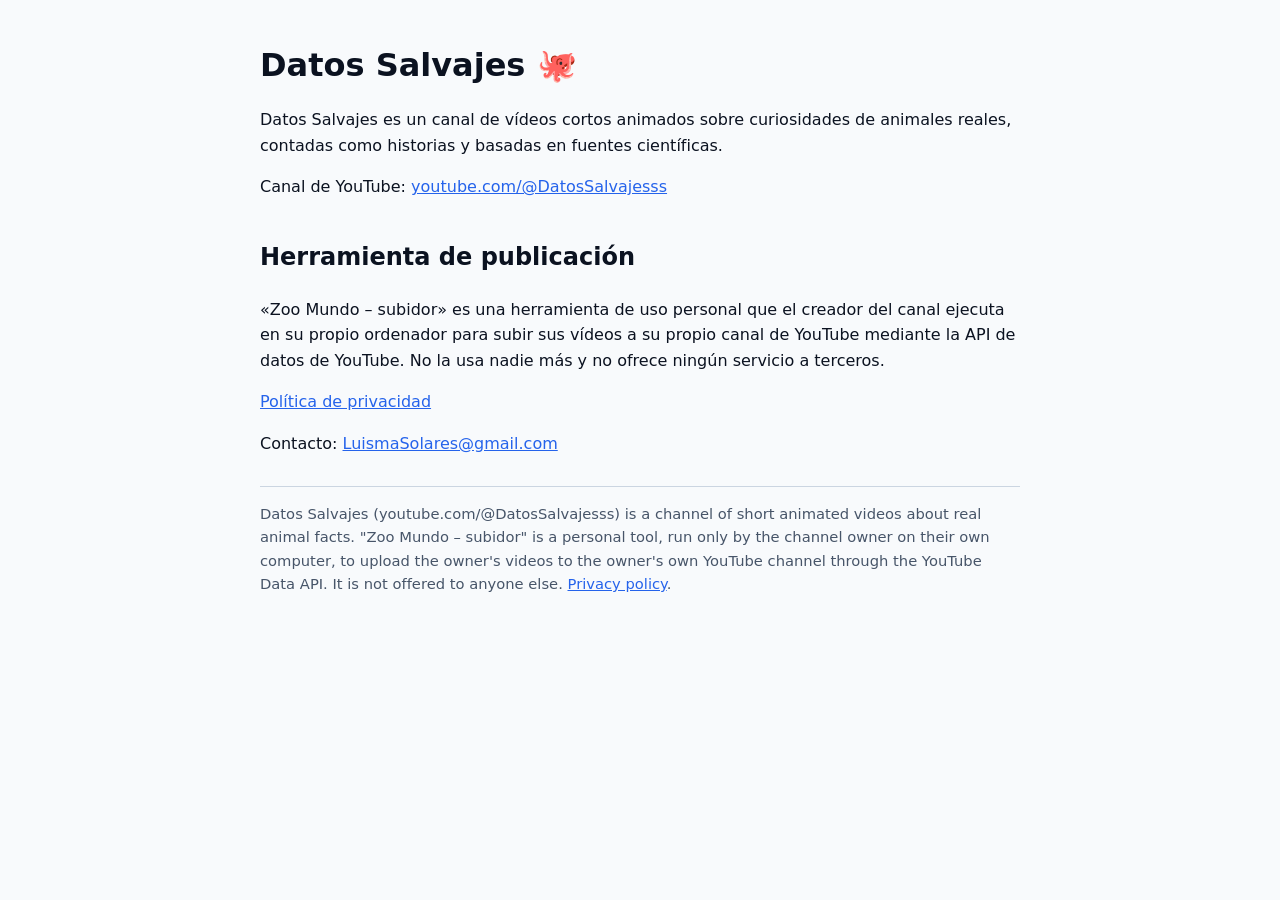
<file: index.html>
<!doctype html>
<html lang="es">
<head>
<meta charset="utf-8">
<meta name="viewport" content="width=device-width, initial-scale=1">
<meta name="google-site-verification" content="bgsoSRPTv32lS-UUU4SjNkK33lLDdksBRLa7BKGRYsY" />
<title>Datos Salvajes</title>
<link rel="stylesheet" href="estilo.css">
</head>
<body>
<h1>Datos Salvajes 🐙</h1>
<p>Datos Salvajes es un canal de vídeos cortos animados sobre curiosidades de animales reales, contadas como historias y basadas en fuentes científicas.</p>
<p>Canal de YouTube: <a href="https://www.youtube.com/@DatosSalvajesss">youtube.com/@DatosSalvajesss</a></p>
<h2>Herramienta de publicación</h2>
<p>«Zoo Mundo – subidor» es una herramienta de uso personal que el creador del canal ejecuta en su propio ordenador para subir sus vídeos a su propio canal de YouTube mediante la API de datos de YouTube. No la usa nadie más y no ofrece ningún servicio a terceros.</p>
<p><a href="privacidad.html">Política de privacidad</a></p>
<p>Contacto: <a href="mailto:LuismaSolares@gmail.com">LuismaSolares@gmail.com</a></p>
<p class="en">Datos Salvajes (youtube.com/@DatosSalvajesss) is a channel of short animated videos about real animal facts. "Zoo Mundo – subidor" is a personal tool, run only by the channel owner on their own computer, to upload the owner's videos to the owner's own YouTube channel through the YouTube Data API. It is not offered to anyone else. <a href="privacidad.html">Privacy policy</a>.</p>
</body>
</html>
</file>
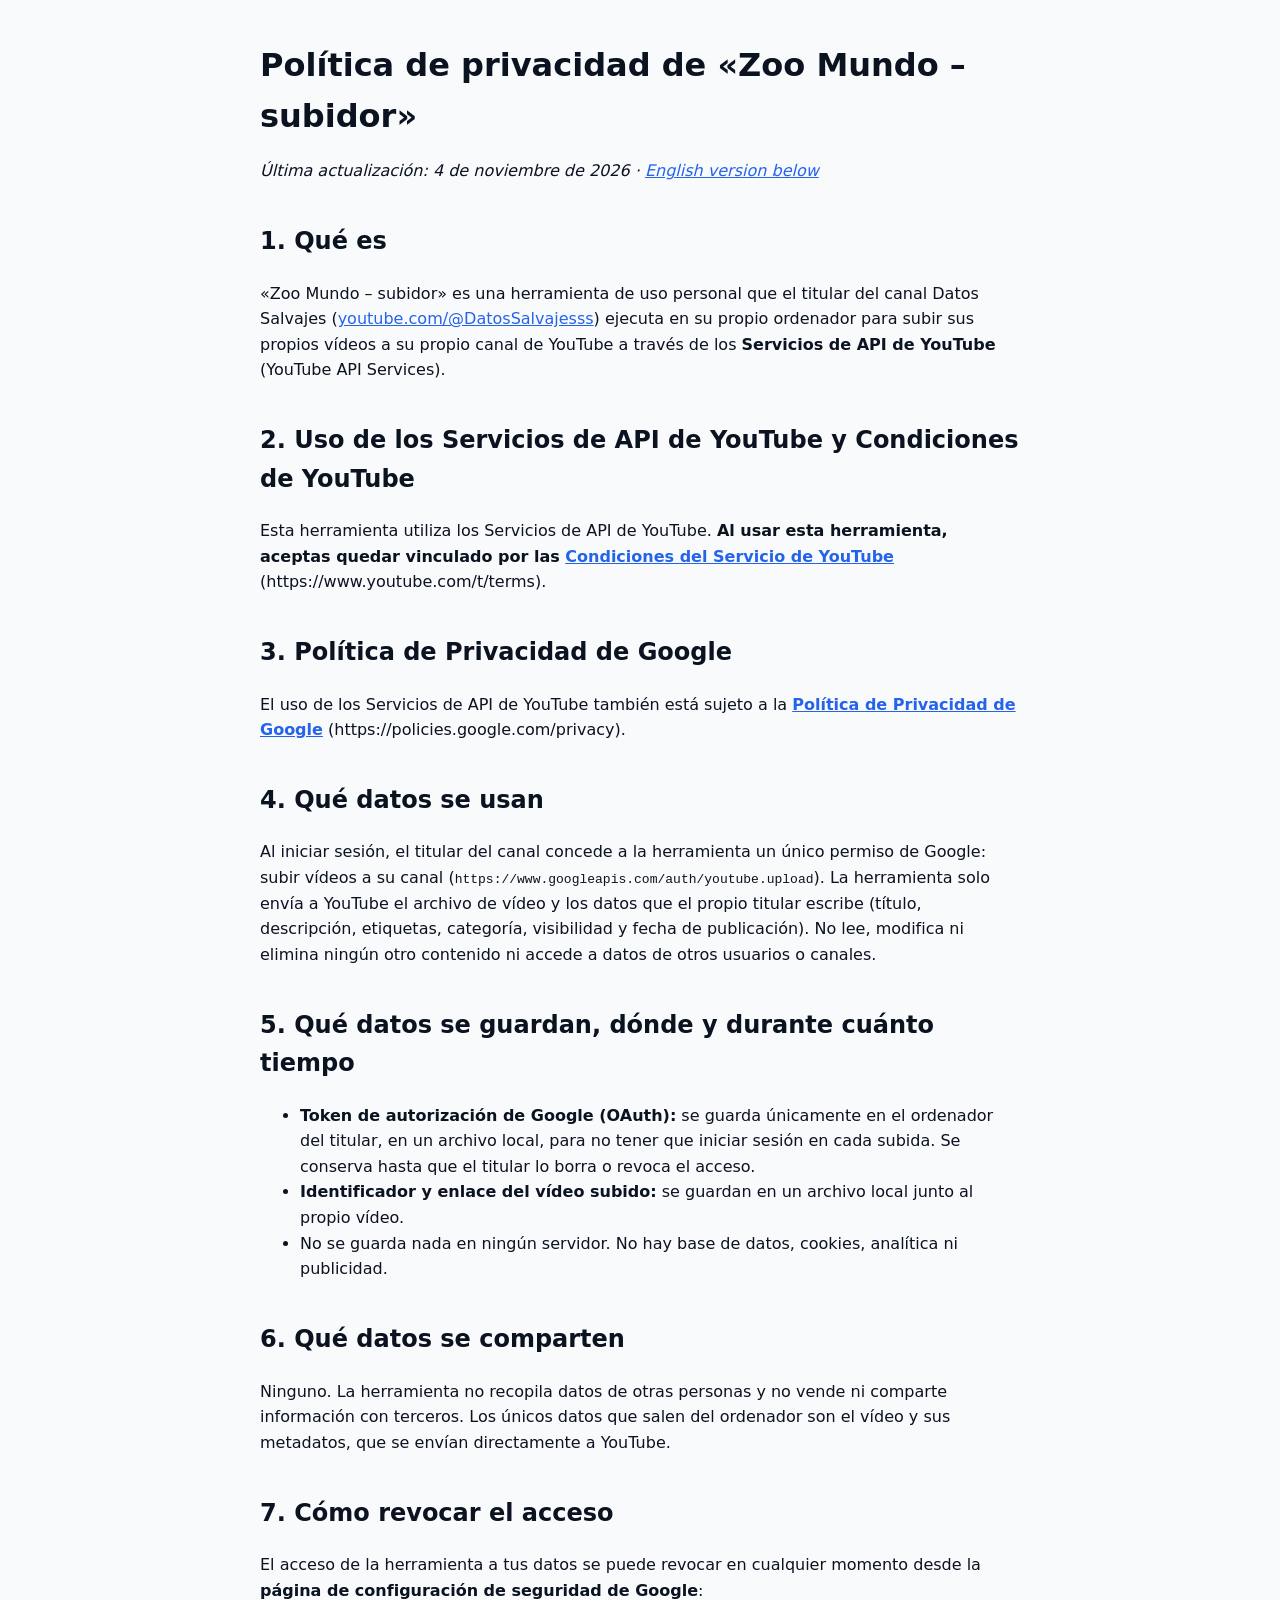
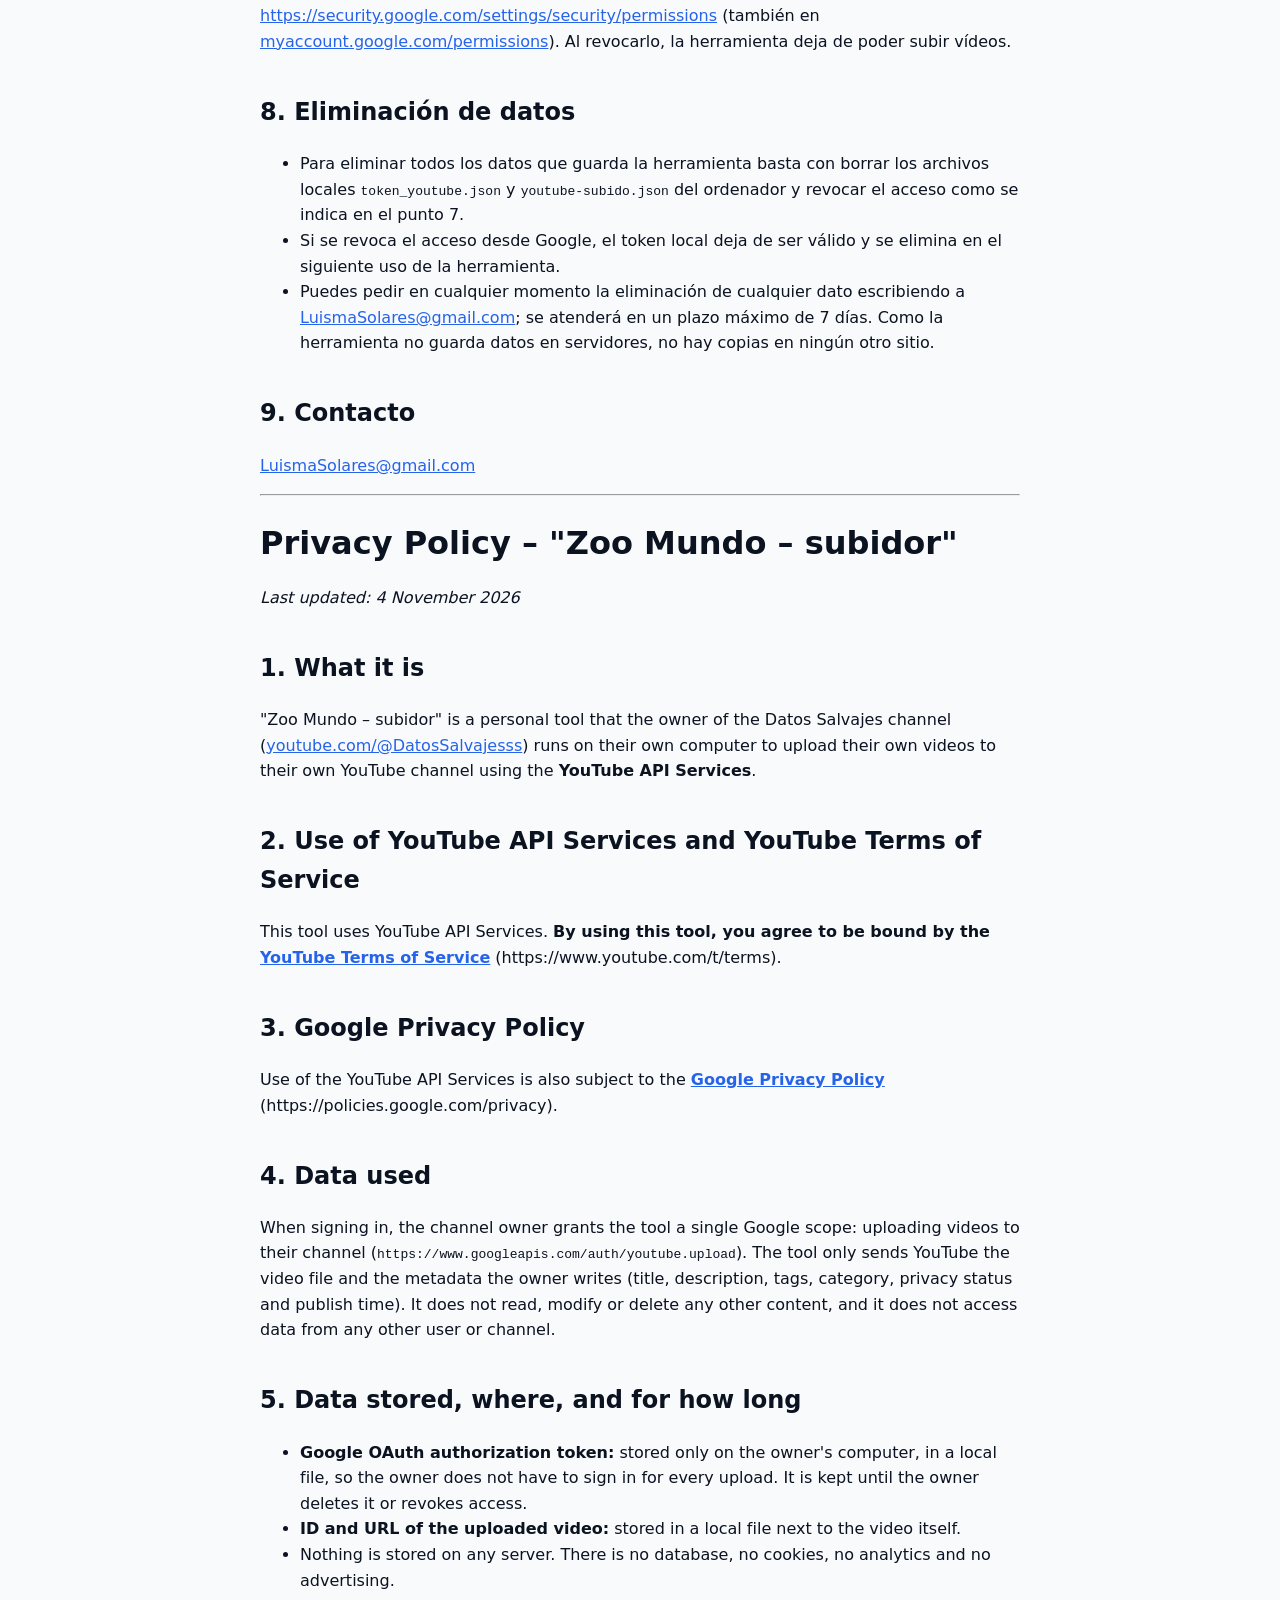
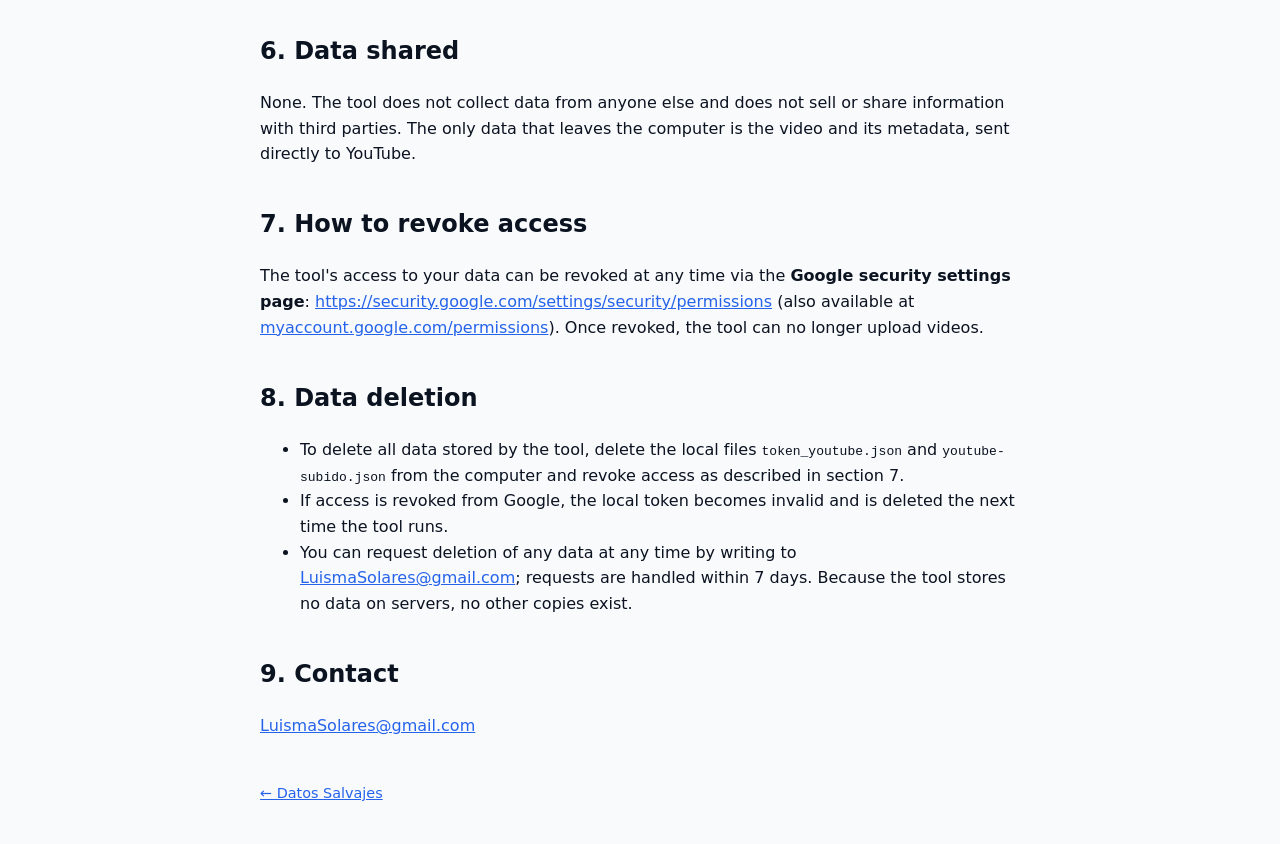
<file: privacidad.html>
<!doctype html>
<html lang="es">
<head>
<meta charset="utf-8">
<meta name="viewport" content="width=device-width, initial-scale=1">
<title>Política de privacidad · Privacy Policy · Zoo Mundo – subidor</title>
<link rel="stylesheet" href="estilo.css">
</head>
<body>
<h1>Política de privacidad de «Zoo Mundo – subidor»</h1>
<p><em>Última actualización: 4 de noviembre de 2026 · <a href="#en">English version below</a></em></p>

<h2>1. Qué es</h2>
<p>«Zoo Mundo – subidor» es una herramienta de uso personal que el titular del canal Datos Salvajes (<a href="https://www.youtube.com/@DatosSalvajesss">youtube.com/@DatosSalvajesss</a>) ejecuta en su propio ordenador para subir sus propios vídeos a su propio canal de YouTube a través de los <strong>Servicios de API de YouTube</strong> (YouTube API Services).</p>

<h2>2. Uso de los Servicios de API de YouTube y Condiciones de YouTube</h2>
<p>Esta herramienta utiliza los Servicios de API de YouTube. <strong>Al usar esta herramienta, aceptas quedar vinculado por las <a href="https://www.youtube.com/t/terms">Condiciones del Servicio de YouTube</a></strong> (https://www.youtube.com/t/terms).</p>

<h2>3. Política de Privacidad de Google</h2>
<p>El uso de los Servicios de API de YouTube también está sujeto a la <strong><a href="https://policies.google.com/privacy">Política de Privacidad de Google</a></strong> (https://policies.google.com/privacy).</p>

<h2>4. Qué datos se usan</h2>
<p>Al iniciar sesión, el titular del canal concede a la herramienta un único permiso de Google: subir vídeos a su canal (<code>https://www.googleapis.com/auth/youtube.upload</code>). La herramienta solo envía a YouTube el archivo de vídeo y los datos que el propio titular escribe (título, descripción, etiquetas, categoría, visibilidad y fecha de publicación). No lee, modifica ni elimina ningún otro contenido ni accede a datos de otros usuarios o canales.</p>

<h2>5. Qué datos se guardan, dónde y durante cuánto tiempo</h2>
<ul>
<li><strong>Token de autorización de Google (OAuth):</strong> se guarda únicamente en el ordenador del titular, en un archivo local, para no tener que iniciar sesión en cada subida. Se conserva hasta que el titular lo borra o revoca el acceso.</li>
<li><strong>Identificador y enlace del vídeo subido:</strong> se guardan en un archivo local junto al propio vídeo.</li>
<li>No se guarda nada en ningún servidor. No hay base de datos, cookies, analítica ni publicidad.</li>
</ul>

<h2>6. Qué datos se comparten</h2>
<p>Ninguno. La herramienta no recopila datos de otras personas y no vende ni comparte información con terceros. Los únicos datos que salen del ordenador son el vídeo y sus metadatos, que se envían directamente a YouTube.</p>

<h2>7. Cómo revocar el acceso</h2>
<p>El acceso de la herramienta a tus datos se puede revocar en cualquier momento desde la <strong>página de configuración de seguridad de Google</strong>: <a href="https://security.google.com/settings/security/permissions">https://security.google.com/settings/security/permissions</a> (también en <a href="https://myaccount.google.com/permissions">myaccount.google.com/permissions</a>). Al revocarlo, la herramienta deja de poder subir vídeos.</p>

<h2>8. Eliminación de datos</h2>
<ul>
<li>Para eliminar todos los datos que guarda la herramienta basta con borrar los archivos locales <code>token_youtube.json</code> y <code>youtube-subido.json</code> del ordenador y revocar el acceso como se indica en el punto 7.</li>
<li>Si se revoca el acceso desde Google, el token local deja de ser válido y se elimina en el siguiente uso de la herramienta.</li>
<li>Puedes pedir en cualquier momento la eliminación de cualquier dato escribiendo a <a href="mailto:LuismaSolares@gmail.com">LuismaSolares@gmail.com</a>; se atenderá en un plazo máximo de 7 días. Como la herramienta no guarda datos en servidores, no hay copias en ningún otro sitio.</li>
</ul>

<h2>9. Contacto</h2>
<p><a href="mailto:LuismaSolares@gmail.com">LuismaSolares@gmail.com</a></p>

<hr>

<h1 id="en">Privacy Policy – "Zoo Mundo – subidor"</h1>
<p><em>Last updated: 4 November 2026</em></p>

<h2>1. What it is</h2>
<p>"Zoo Mundo – subidor" is a personal tool that the owner of the Datos Salvajes channel (<a href="https://www.youtube.com/@DatosSalvajesss">youtube.com/@DatosSalvajesss</a>) runs on their own computer to upload their own videos to their own YouTube channel using the <strong>YouTube API Services</strong>.</p>

<h2>2. Use of YouTube API Services and YouTube Terms of Service</h2>
<p>This tool uses YouTube API Services. <strong>By using this tool, you agree to be bound by the <a href="https://www.youtube.com/t/terms">YouTube Terms of Service</a></strong> (https://www.youtube.com/t/terms).</p>

<h2>3. Google Privacy Policy</h2>
<p>Use of the YouTube API Services is also subject to the <strong><a href="https://policies.google.com/privacy">Google Privacy Policy</a></strong> (https://policies.google.com/privacy).</p>

<h2>4. Data used</h2>
<p>When signing in, the channel owner grants the tool a single Google scope: uploading videos to their channel (<code>https://www.googleapis.com/auth/youtube.upload</code>). The tool only sends YouTube the video file and the metadata the owner writes (title, description, tags, category, privacy status and publish time). It does not read, modify or delete any other content, and it does not access data from any other user or channel.</p>

<h2>5. Data stored, where, and for how long</h2>
<ul>
<li><strong>Google OAuth authorization token:</strong> stored only on the owner's computer, in a local file, so the owner does not have to sign in for every upload. It is kept until the owner deletes it or revokes access.</li>
<li><strong>ID and URL of the uploaded video:</strong> stored in a local file next to the video itself.</li>
<li>Nothing is stored on any server. There is no database, no cookies, no analytics and no advertising.</li>
</ul>

<h2>6. Data shared</h2>
<p>None. The tool does not collect data from anyone else and does not sell or share information with third parties. The only data that leaves the computer is the video and its metadata, sent directly to YouTube.</p>

<h2>7. How to revoke access</h2>
<p>The tool's access to your data can be revoked at any time via the <strong>Google security settings page</strong>: <a href="https://security.google.com/settings/security/permissions">https://security.google.com/settings/security/permissions</a> (also available at <a href="https://myaccount.google.com/permissions">myaccount.google.com/permissions</a>). Once revoked, the tool can no longer upload videos.</p>

<h2>8. Data deletion</h2>
<ul>
<li>To delete all data stored by the tool, delete the local files <code>token_youtube.json</code> and <code>youtube-subido.json</code> from the computer and revoke access as described in section 7.</li>
<li>If access is revoked from Google, the local token becomes invalid and is deleted the next time the tool runs.</li>
<li>You can request deletion of any data at any time by writing to <a href="mailto:LuismaSolares@gmail.com">LuismaSolares@gmail.com</a>; requests are handled within 7 days. Because the tool stores no data on servers, no other copies exist.</li>
</ul>

<h2>9. Contact</h2>
<p><a href="mailto:LuismaSolares@gmail.com">LuismaSolares@gmail.com</a></p>

<footer><a href="index.html">← Datos Salvajes</a></footer>
</body>
</html>
</file>
<file: estilo.css>
body{font-family:system-ui,-apple-system,Segoe UI,Roboto,sans-serif;max-width:760px;margin:40px auto;padding:0 20px;line-height:1.6;color:#0b1220;background:#f8fafc}
h1{font-size:2rem;margin-bottom:.2em}h2{margin-top:1.6em}a{color:#2563eb}.en{color:#475569;font-size:.92rem;border-top:1px solid #cbd5e1;margin-top:2em;padding-top:1em}
footer{margin-top:3em;font-size:.9rem;color:#64748b}
</file>
